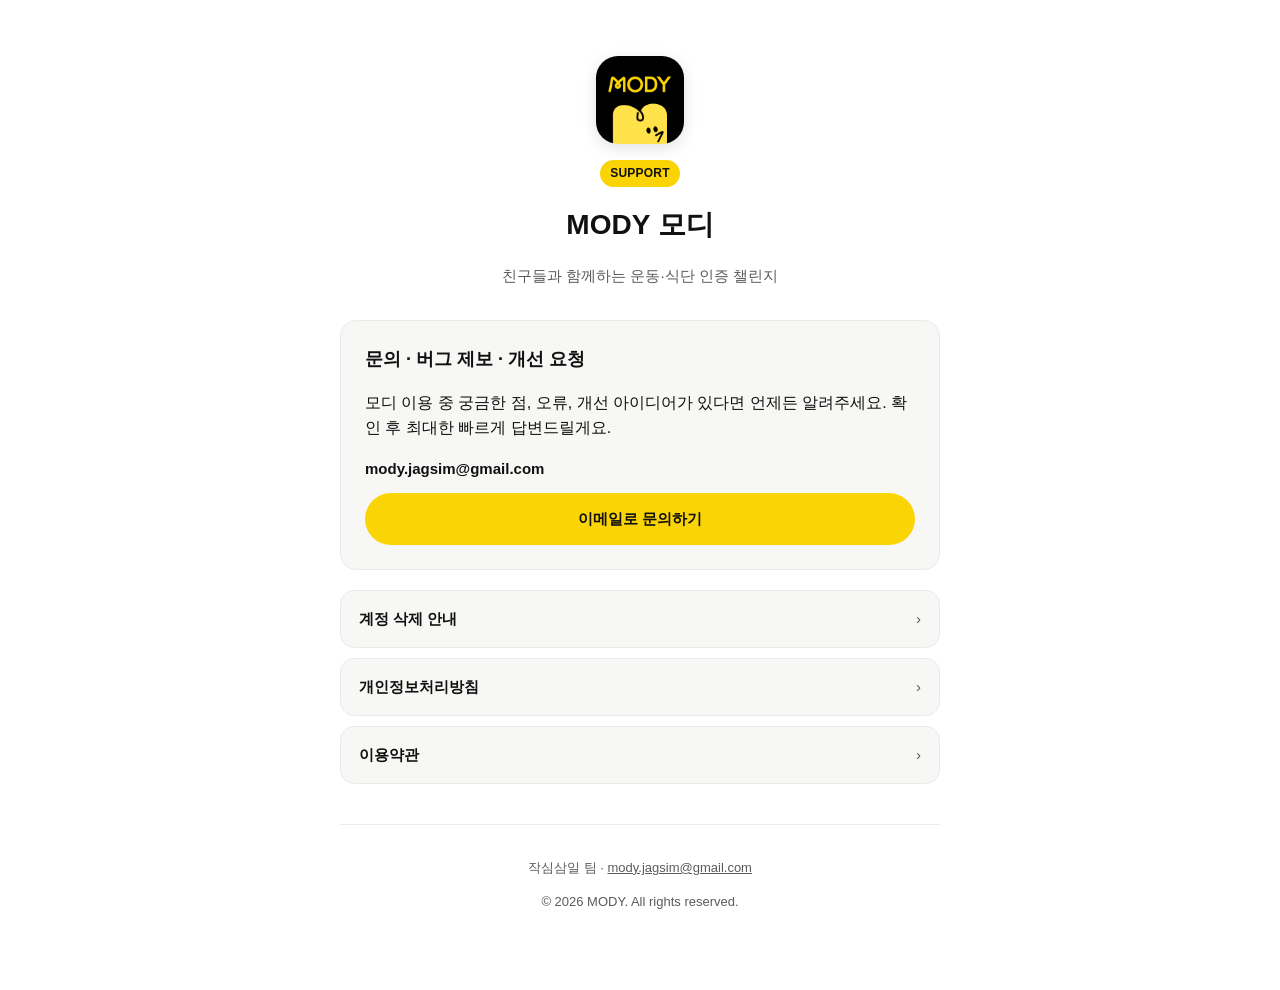
<file: index.html>
<!doctype html>
<html lang="ko">
  <head>
    <meta charset="UTF-8" />
    <meta name="viewport" content="width=device-width, initial-scale=1" />
    <title>MODY 모디 고객지원</title>
    <meta
      name="description"
      content="친구들과 함께하는 운동·식단 인증 챌린지 앱 MODY 모디의 고객지원 페이지입니다. 문의, 피드백, 계정 삭제, 개인정보처리방침을 확인하세요."
    />
    <link rel="icon" href="assets/app-icon.png" />
    <link rel="stylesheet" href="styles.css" />
  </head>
  <body>
    <main class="page">
      <header class="hero">
        <div class="app-icon">
          <img src="assets/app-icon.png" alt="모디 앱 아이콘" />
        </div>
        <span class="badge">SUPPORT</span>
        <h1>MODY 모디</h1>
        <p class="tagline">친구들과 함께하는 운동·식단 인증 챌린지</p>
      </header>

      <section class="card">
        <h2>문의 · 버그 제보 · 개선 요청</h2>
        <p>
          모디 이용 중 궁금한 점, 오류, 개선 아이디어가 있다면 언제든
          알려주세요. 확인 후 최대한 빠르게 답변드릴게요.
        </p>
        <p class="contact-email">mody.jagsim@gmail.com</p>
        <a class="button" href="mailto:mody.jagsim@gmail.com"
          >이메일로 문의하기</a
        >
      </section>

      <section>
        <ul class="link-list">
          <li>
            <a href="delete-account.html">
              계정 삭제 안내
              <span class="arrow">›</span>
            </a>
          </li>
          <li>
            <a href="privacy.html">
              개인정보처리방침
              <span class="arrow">›</span>
            </a>
          </li>
          <li>
            <a href="terms.html">
              이용약관
              <span class="arrow">›</span>
            </a>
          </li>
        </ul>
      </section>

      <footer>
        <p>
          작심삼일 팀 ·
          <a href="mailto:mody.jagsim@gmail.com">mody.jagsim@gmail.com</a>
        </p>
        <p>&copy; 2026 MODY. All rights reserved.</p>
      </footer>
    </main>
  </body>
</html>
</file>
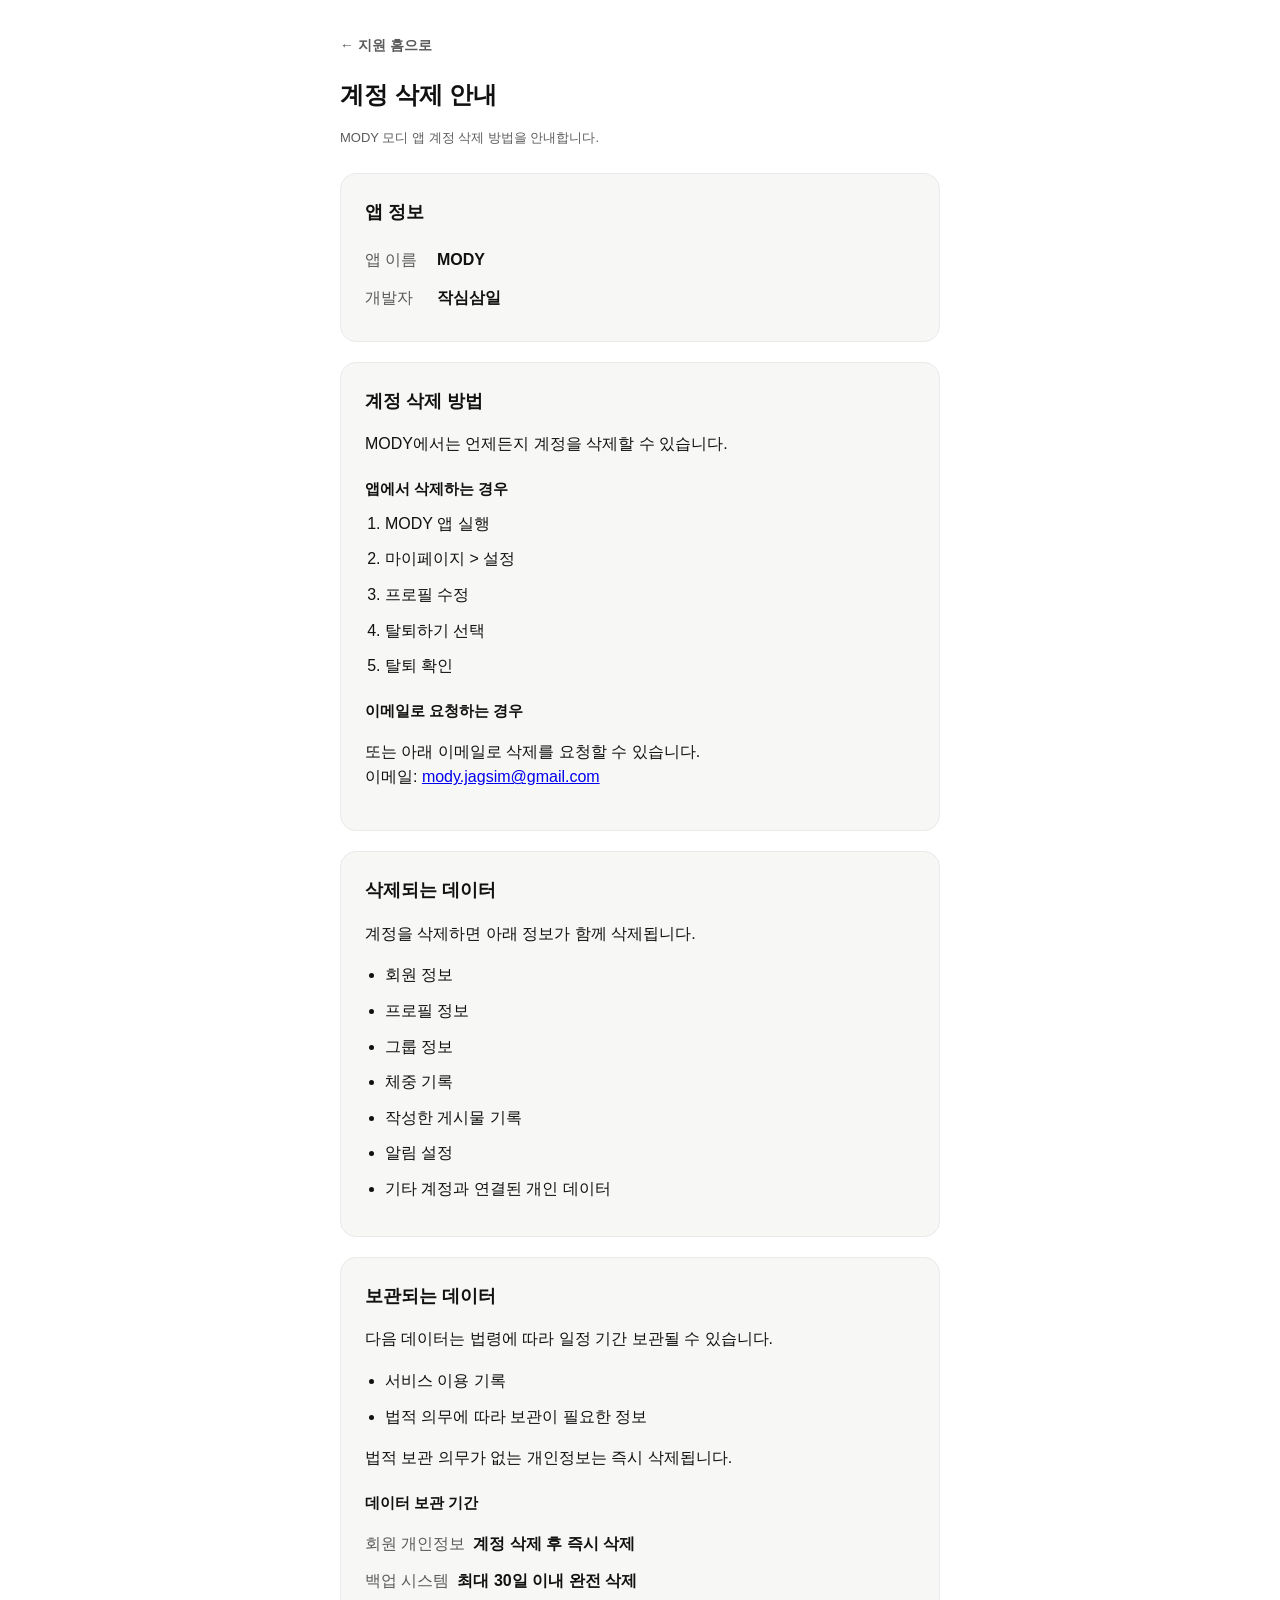
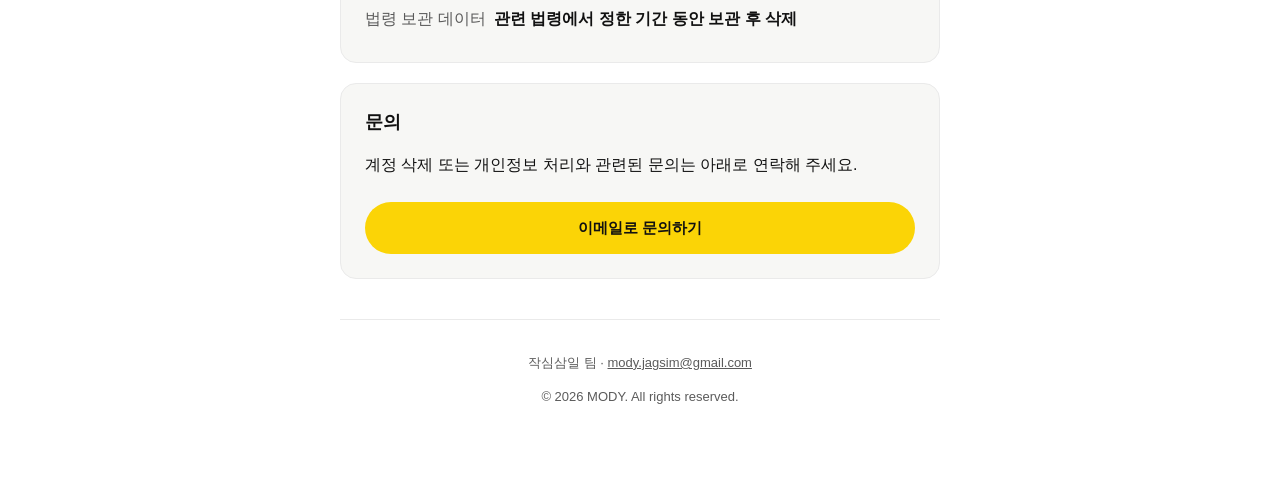
<file: delete-account.html>
<!doctype html>
<html lang="ko">
  <head>
    <meta charset="UTF-8" />
    <meta name="viewport" content="width=device-width, initial-scale=1" />
    <title>계정 삭제 안내 | MODY 모디</title>
    <meta name="description" content="MODY 모디 앱 계정 삭제 방법 안내" />
    <link rel="icon" href="assets/app-icon.png" />
    <link rel="stylesheet" href="styles.css" />
  </head>
  <body>
    <main class="page">
      <a class="back-link" href="index.html">&larr; 지원 홈으로</a>

      <div class="doc-header">
        <h1>계정 삭제 안내</h1>
        <p class="doc-meta">MODY 모디 앱 계정 삭제 방법을 안내합니다.</p>
      </div>

      <section class="card">
        <h2>앱 정보</h2>
        <ul class="info-list">
          <li>
            <dt>앱 이름</dt>
            <dd>MODY</dd>
          </li>
          <li>
            <dt>개발자</dt>
            <dd>작심삼일</dd>
          </li>
        </ul>
      </section>

      <section class="card">
        <h2>계정 삭제 방법</h2>
        <p>MODY에서는 언제든지 계정을 삭제할 수 있습니다.</p>

        <h3>앱에서 삭제하는 경우</h3>
        <ol class="notice-list">
          <li>MODY 앱 실행</li>
          <li>마이페이지 &gt; 설정</li>
          <li>프로필 수정</li>
          <li>탈퇴하기 선택</li>
          <li>탈퇴 확인</li>
        </ol>

        <h3>이메일로 요청하는 경우</h3>
        <p>
          또는 아래 이메일로 삭제를 요청할 수 있습니다.<br />
          이메일:
          <a href="mailto:mody.jagsim@gmail.com">mody.jagsim@gmail.com</a>
        </p>
      </section>

      <section class="card">
        <h2>삭제되는 데이터</h2>
        <p>계정을 삭제하면 아래 정보가 함께 삭제됩니다.</p>
        <ul class="notice-list">
          <li>회원 정보</li>
          <li>프로필 정보</li>
          <li>그룹 정보</li>
          <li>체중 기록</li>
          <li>작성한 게시물 기록</li>
          <li>알림 설정</li>
          <li>기타 계정과 연결된 개인 데이터</li>
        </ul>
      </section>

      <section class="card">
        <h2>보관되는 데이터</h2>
        <p>다음 데이터는 법령에 따라 일정 기간 보관될 수 있습니다.</p>
        <ul class="notice-list">
          <li>서비스 이용 기록</li>
          <li>법적 의무에 따라 보관이 필요한 정보</li>
        </ul>
        <p>법적 보관 의무가 없는 개인정보는 즉시 삭제됩니다.</p>

        <h3>데이터 보관 기간</h3>
        <ul class="info-list">
          <li>
            <dt>회원 개인정보</dt>
            <dd>계정 삭제 후 즉시 삭제</dd>
          </li>
          <li>
            <dt>백업 시스템</dt>
            <dd>최대 30일 이내 완전 삭제</dd>
          </li>
          <li>
            <dt>법령 보관 데이터</dt>
            <dd>관련 법령에서 정한 기간 동안 보관 후 삭제</dd>
          </li>
        </ul>
      </section>

      <section class="card">
        <h2>문의</h2>
        <p>
          계정 삭제 또는 개인정보 처리와 관련된 문의는 아래로 연락해 주세요.
        </p>
        <a class="button" href="mailto:mody.jagsim@gmail.com"
          >이메일로 문의하기</a
        >
      </section>

      <footer>
        <p>
          작심삼일 팀 ·
          <a href="mailto:mody.jagsim@gmail.com">mody.jagsim@gmail.com</a>
        </p>
        <p>&copy; 2026 MODY. All rights reserved.</p>
      </footer>
    </main>
  </body>
</html>
</file>
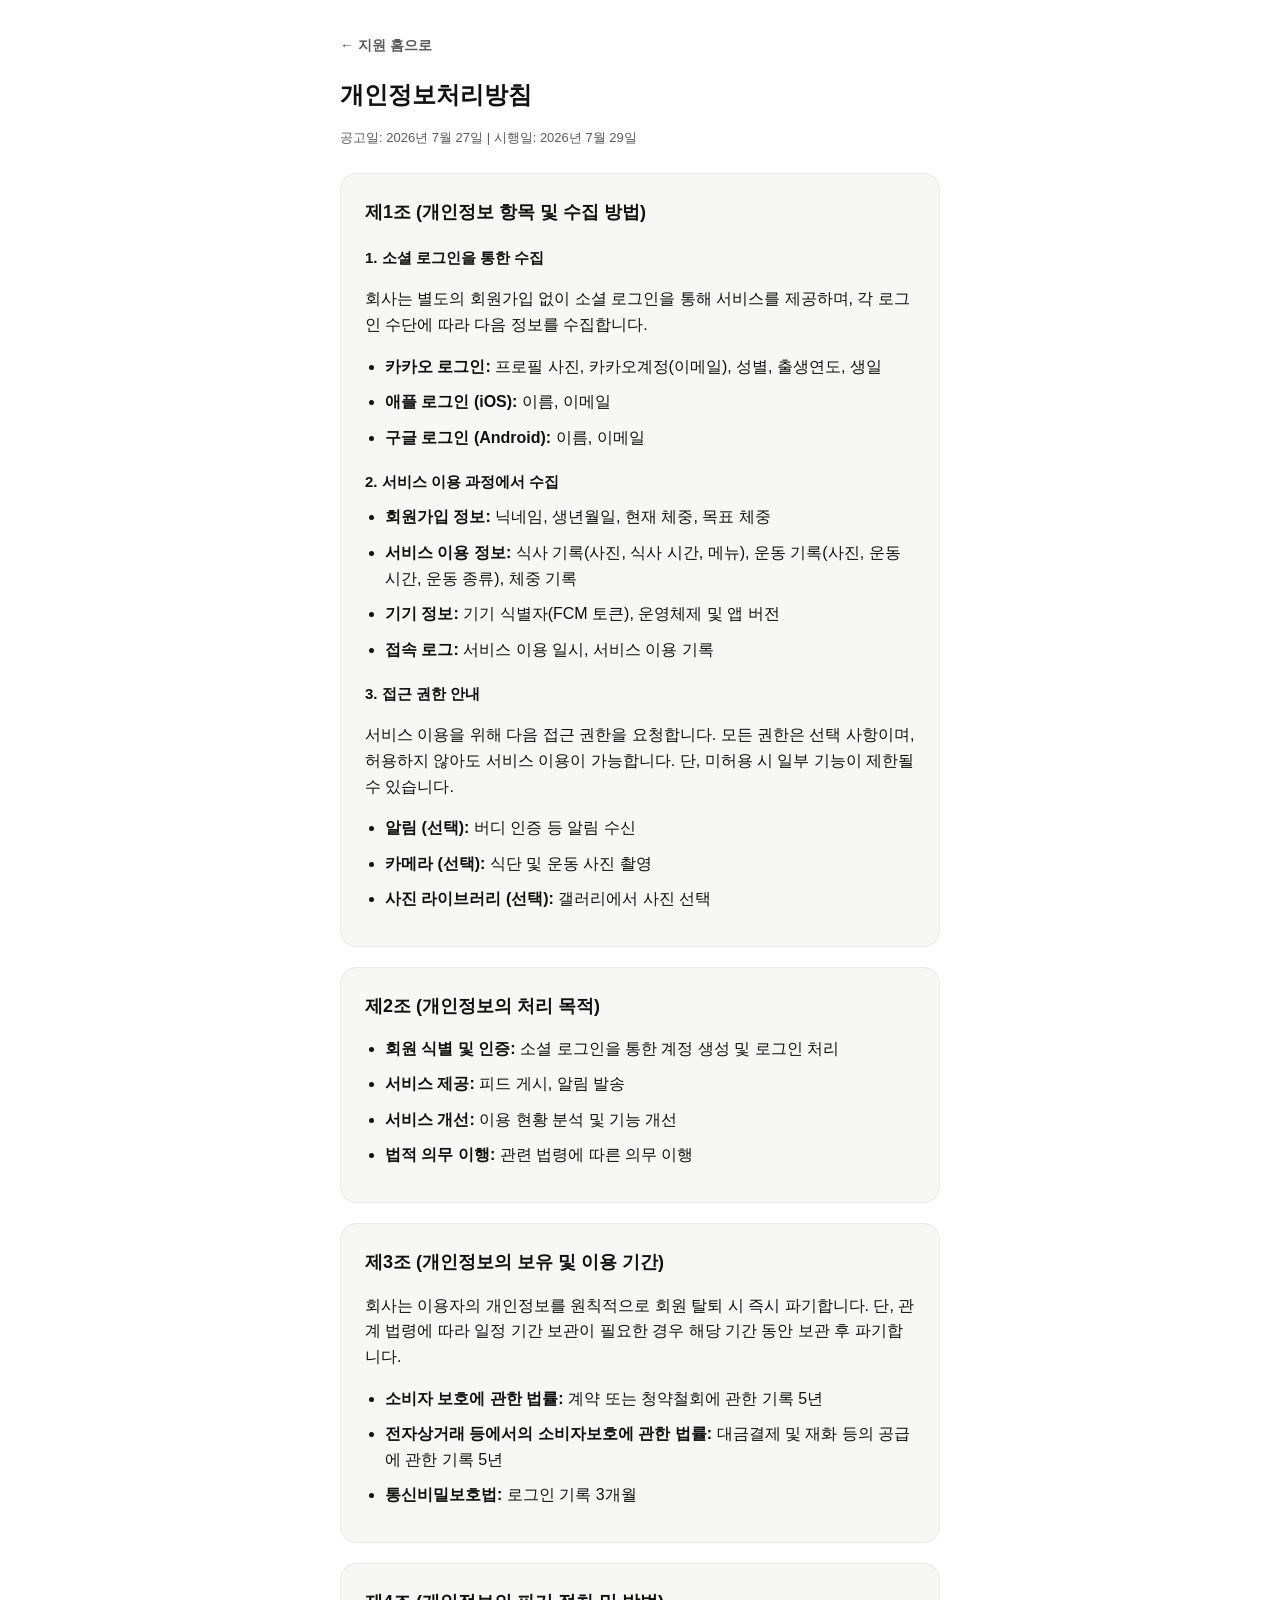
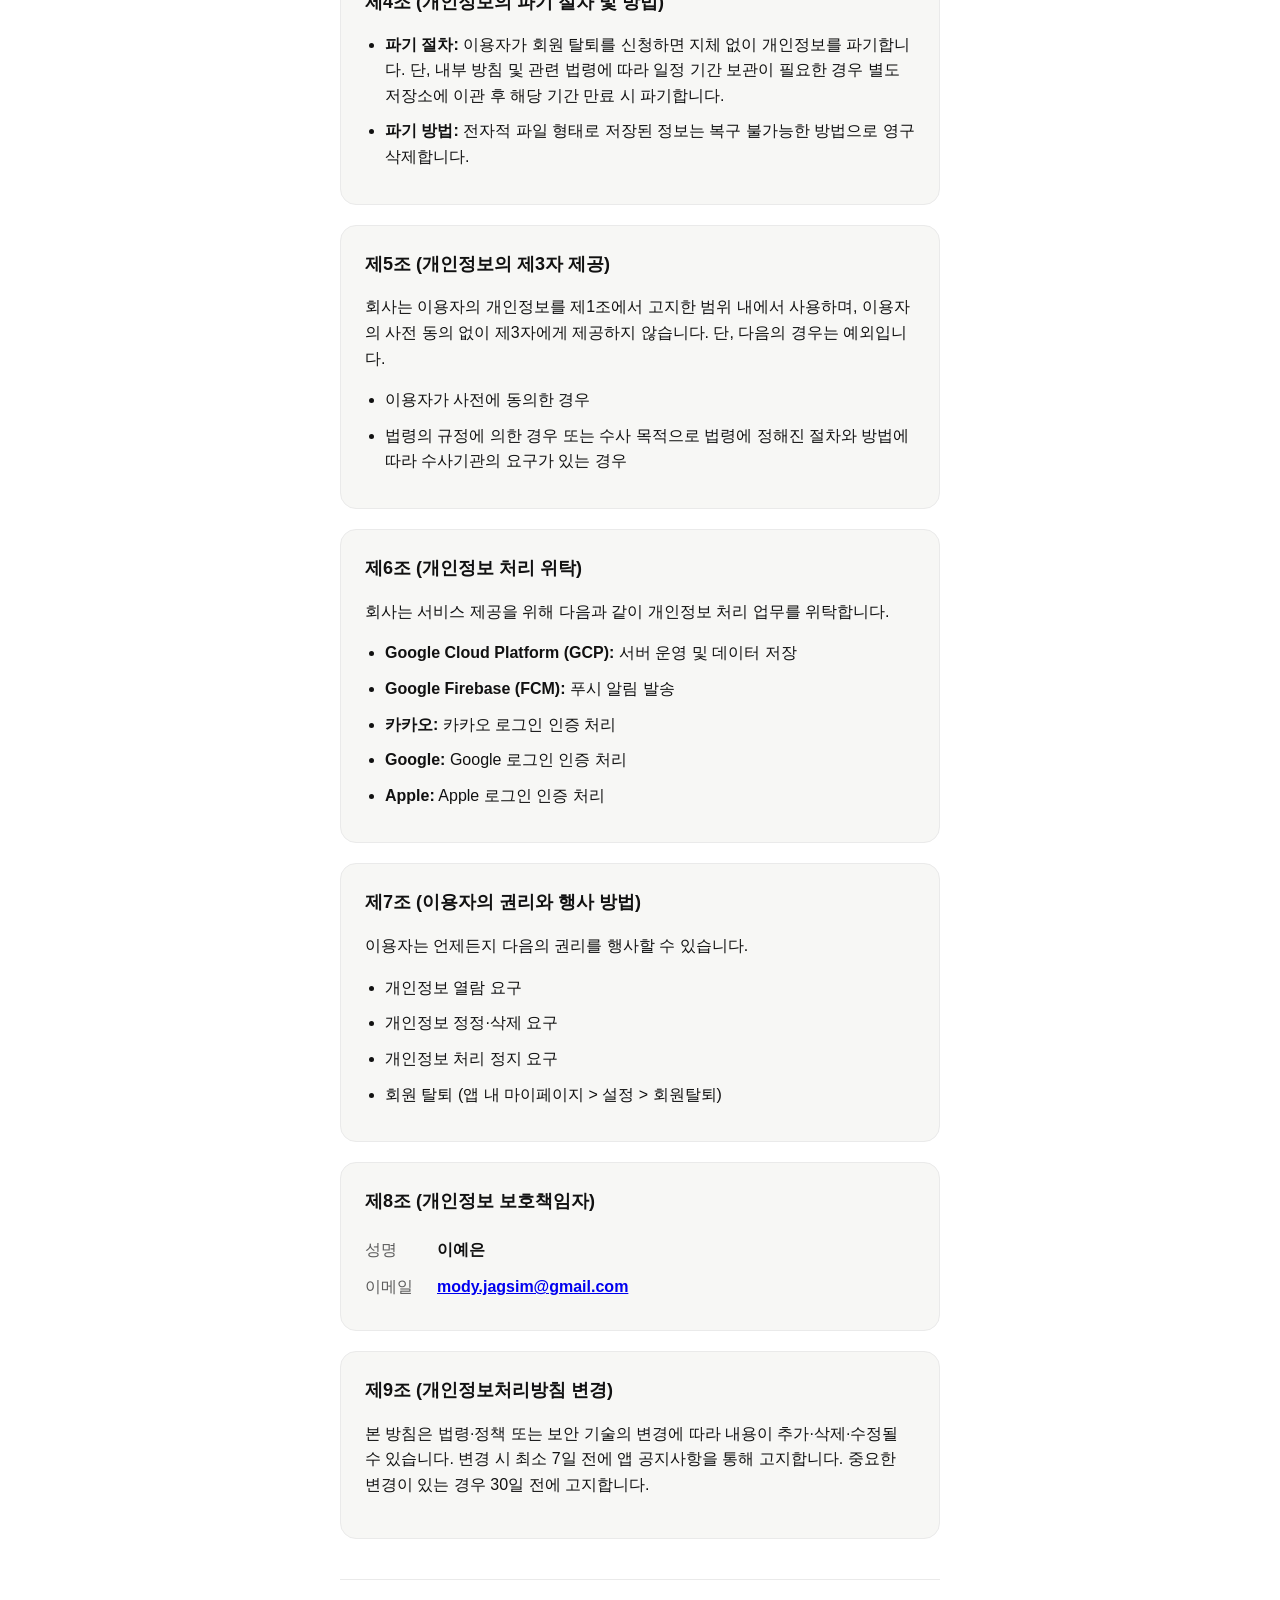
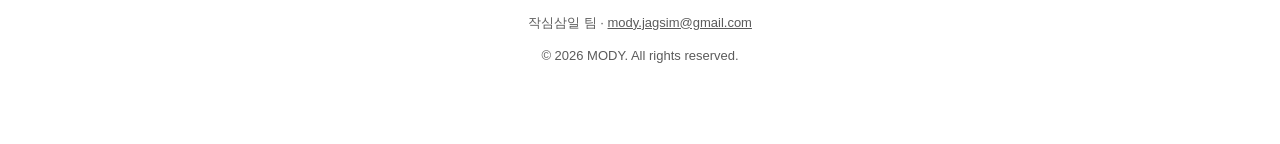
<file: privacy.html>
<!doctype html>
<html lang="ko">
  <head>
    <meta charset="UTF-8" />
    <meta name="viewport" content="width=device-width, initial-scale=1" />
    <title>개인정보처리방침 | MODY 모디</title>
    <meta name="description" content="MODY 모디 앱 개인정보처리방침" />
    <link rel="icon" href="assets/app-icon.png" />
    <link rel="stylesheet" href="styles.css" />
  </head>
  <body>
    <main class="page">
      <a class="back-link" href="index.html">&larr; 지원 홈으로</a>

      <div class="doc-header">
        <h1>개인정보처리방침</h1>
        <p class="doc-meta">
          공고일: 2026년 7월 27일 | 시행일: 2026년 7월 29일
        </p>
      </div>

      <section class="card">
        <h2>제1조 (개인정보 항목 및 수집 방법)</h2>

        <h3>1. 소셜 로그인을 통한 수집</h3>
        <p>
          회사는 별도의 회원가입 없이 소셜 로그인을 통해 서비스를 제공하며, 각
          로그인 수단에 따라 다음 정보를 수집합니다.
        </p>
        <ul class="notice-list">
          <li>
            <strong>카카오 로그인:</strong> 프로필 사진, 카카오계정(이메일),
            성별, 출생연도, 생일
          </li>
          <li><strong>애플 로그인 (iOS):</strong> 이름, 이메일</li>
          <li><strong>구글 로그인 (Android):</strong> 이름, 이메일</li>
        </ul>

        <h3>2. 서비스 이용 과정에서 수집</h3>
        <ul class="notice-list">
          <li>
            <strong>회원가입 정보:</strong> 닉네임, 생년월일, 현재 체중, 목표
            체중
          </li>
          <li>
            <strong>서비스 이용 정보:</strong> 식사 기록(사진, 식사 시간, 메뉴),
            운동 기록(사진, 운동 시간, 운동 종류), 체중 기록
          </li>
          <li>
            <strong>기기 정보:</strong> 기기 식별자(FCM 토큰), 운영체제 및 앱
            버전
          </li>
          <li>
            <strong>접속 로그:</strong> 서비스 이용 일시, 서비스 이용 기록
          </li>
        </ul>

        <h3>3. 접근 권한 안내</h3>
        <p>
          서비스 이용을 위해 다음 접근 권한을 요청합니다. 모든 권한은 선택
          사항이며, 허용하지 않아도 서비스 이용이 가능합니다. 단, 미허용 시 일부
          기능이 제한될 수 있습니다.
        </p>
        <ul class="notice-list">
          <li><strong>알림 (선택):</strong> 버디 인증 등 알림 수신</li>
          <li><strong>카메라 (선택):</strong> 식단 및 운동 사진 촬영</li>
          <li><strong>사진 라이브러리 (선택):</strong> 갤러리에서 사진 선택</li>
        </ul>
      </section>

      <section class="card">
        <h2>제2조 (개인정보의 처리 목적)</h2>
        <ul class="notice-list">
          <li>
            <strong>회원 식별 및 인증:</strong> 소셜 로그인을 통한 계정 생성 및
            로그인 처리
          </li>
          <li><strong>서비스 제공:</strong> 피드 게시, 알림 발송</li>
          <li><strong>서비스 개선:</strong> 이용 현황 분석 및 기능 개선</li>
          <li><strong>법적 의무 이행:</strong> 관련 법령에 따른 의무 이행</li>
        </ul>
      </section>

      <section class="card">
        <h2>제3조 (개인정보의 보유 및 이용 기간)</h2>
        <p>
          회사는 이용자의 개인정보를 원칙적으로 회원 탈퇴 시 즉시 파기합니다.
          단, 관계 법령에 따라 일정 기간 보관이 필요한 경우 해당 기간 동안 보관
          후 파기합니다.
        </p>
        <ul class="notice-list">
          <li>
            <strong>소비자 보호에 관한 법률:</strong> 계약 또는 청약철회에 관한
            기록 5년
          </li>
          <li>
            <strong>전자상거래 등에서의 소비자보호에 관한 법률:</strong>
            대금결제 및 재화 등의 공급에 관한 기록 5년
          </li>
          <li><strong>통신비밀보호법:</strong> 로그인 기록 3개월</li>
        </ul>
      </section>

      <section class="card">
        <h2>제4조 (개인정보의 파기 절차 및 방법)</h2>
        <ul class="notice-list">
          <li>
            <strong>파기 절차:</strong> 이용자가 회원 탈퇴를 신청하면 지체 없이
            개인정보를 파기합니다. 단, 내부 방침 및 관련 법령에 따라 일정 기간
            보관이 필요한 경우 별도 저장소에 이관 후 해당 기간 만료 시
            파기합니다.
          </li>
          <li>
            <strong>파기 방법:</strong> 전자적 파일 형태로 저장된 정보는 복구
            불가능한 방법으로 영구 삭제합니다.
          </li>
        </ul>
      </section>

      <section class="card">
        <h2>제5조 (개인정보의 제3자 제공)</h2>
        <p>
          회사는 이용자의 개인정보를 제1조에서 고지한 범위 내에서 사용하며,
          이용자의 사전 동의 없이 제3자에게 제공하지 않습니다. 단, 다음의 경우는
          예외입니다.
        </p>
        <ul class="notice-list">
          <li>이용자가 사전에 동의한 경우</li>
          <li>
            법령의 규정에 의한 경우 또는 수사 목적으로 법령에 정해진 절차와
            방법에 따라 수사기관의 요구가 있는 경우
          </li>
        </ul>
      </section>

      <section class="card">
        <h2>제6조 (개인정보 처리 위탁)</h2>
        <p>
          회사는 서비스 제공을 위해 다음과 같이 개인정보 처리 업무를 위탁합니다.
        </p>
        <ul class="notice-list">
          <li>
            <strong>Google Cloud Platform (GCP):</strong> 서버 운영 및 데이터
            저장
          </li>
          <li><strong>Google Firebase (FCM):</strong> 푸시 알림 발송</li>
          <li><strong>카카오:</strong> 카카오 로그인 인증 처리</li>
          <li><strong>Google:</strong> Google 로그인 인증 처리</li>
          <li><strong>Apple:</strong> Apple 로그인 인증 처리</li>
        </ul>
      </section>

      <section class="card">
        <h2>제7조 (이용자의 권리와 행사 방법)</h2>
        <p>이용자는 언제든지 다음의 권리를 행사할 수 있습니다.</p>
        <ul class="notice-list">
          <li>개인정보 열람 요구</li>
          <li>개인정보 정정·삭제 요구</li>
          <li>개인정보 처리 정지 요구</li>
          <li>회원 탈퇴 (앱 내 마이페이지 &gt; 설정 &gt; 회원탈퇴)</li>
        </ul>
      </section>

      <section class="card">
        <h2>제8조 (개인정보 보호책임자)</h2>
        <ul class="info-list">
          <li>
            <dt>성명</dt>
            <dd>이예은</dd>
          </li>
          <li>
            <dt>이메일</dt>
            <dd>
              <a href="mailto:mody.jagsim@gmail.com">mody.jagsim@gmail.com</a>
            </dd>
          </li>
        </ul>
      </section>

      <section class="card">
        <h2>제9조 (개인정보처리방침 변경)</h2>
        <p>
          본 방침은 법령·정책 또는 보안 기술의 변경에 따라 내용이
          추가·삭제·수정될 수 있습니다. 변경 시 최소 7일 전에 앱 공지사항을 통해
          고지합니다. 중요한 변경이 있는 경우 30일 전에 고지합니다.
        </p>
      </section>

      <footer>
        <p>
          작심삼일 팀 ·
          <a href="mailto:mody.jagsim@gmail.com">mody.jagsim@gmail.com</a>
        </p>
        <p>&copy; 2026 MODY. All rights reserved.</p>
      </footer>
    </main>
  </body>
</html>
</file>
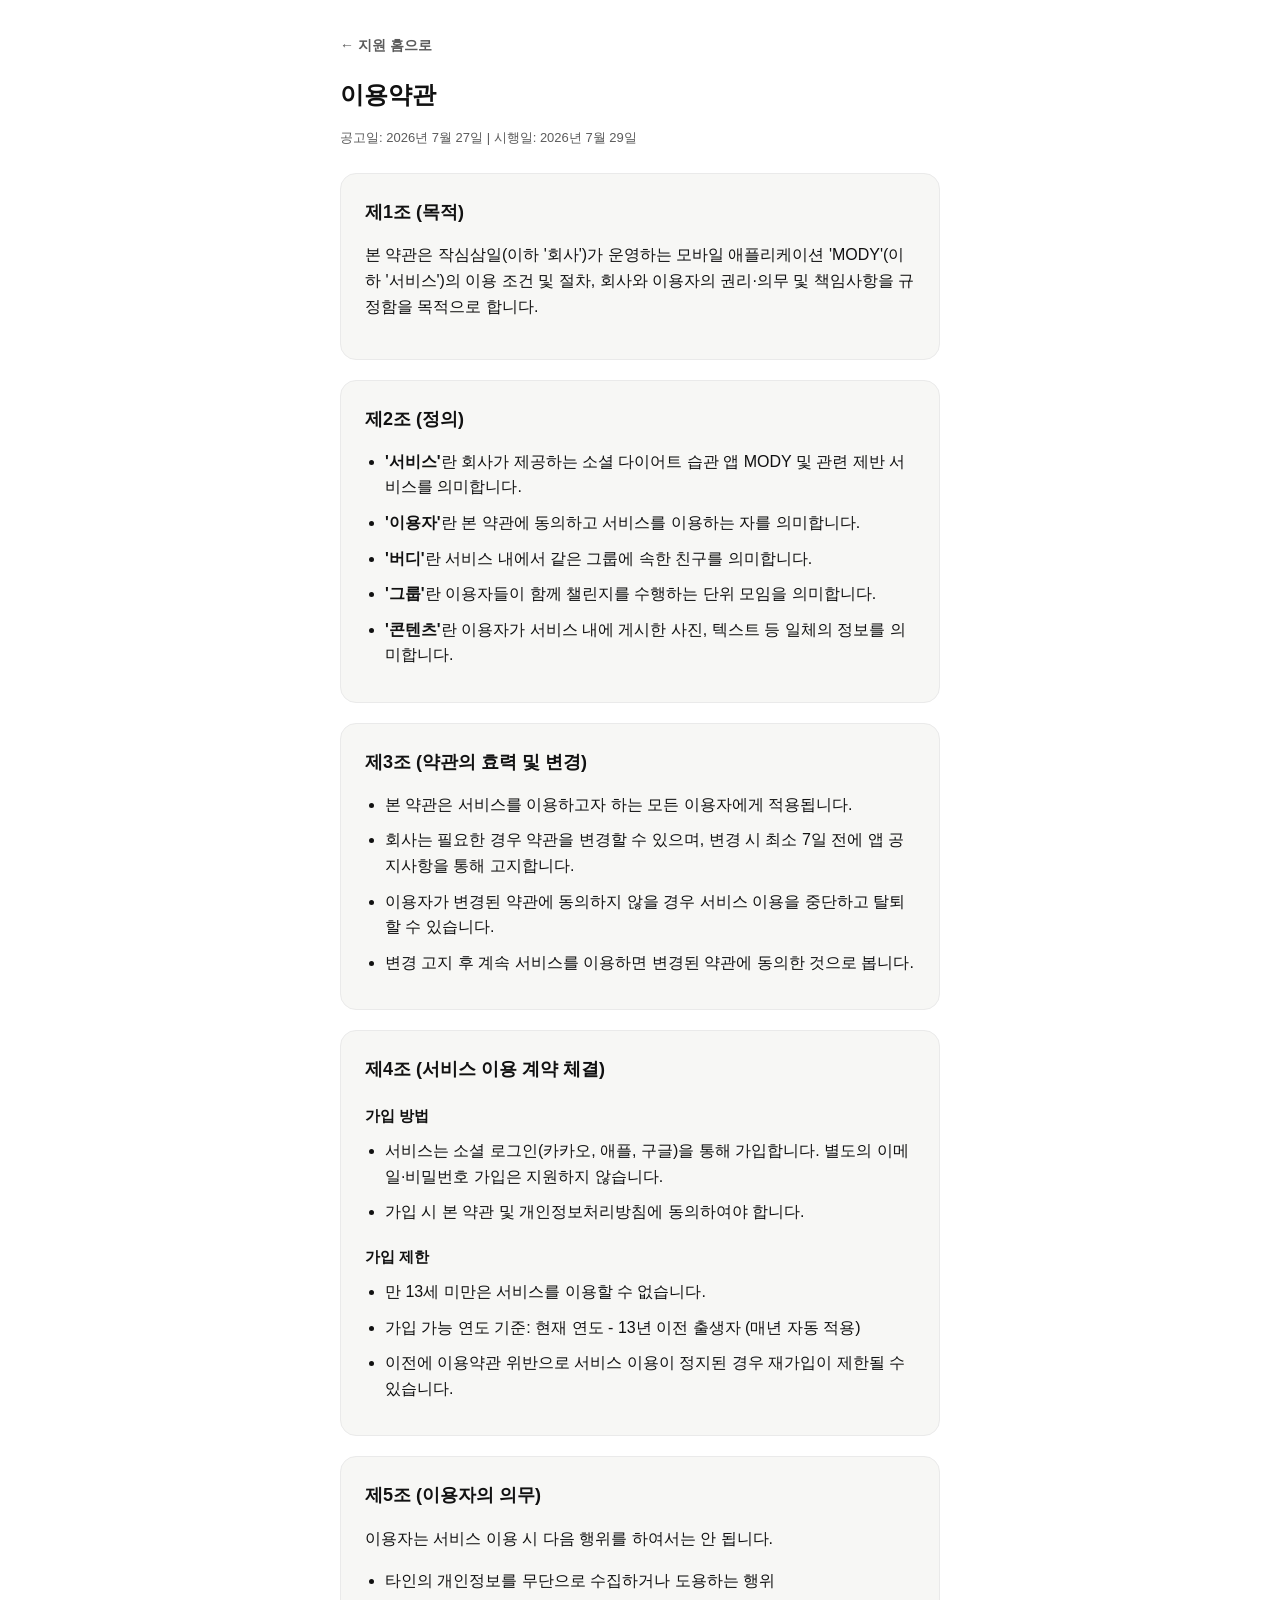
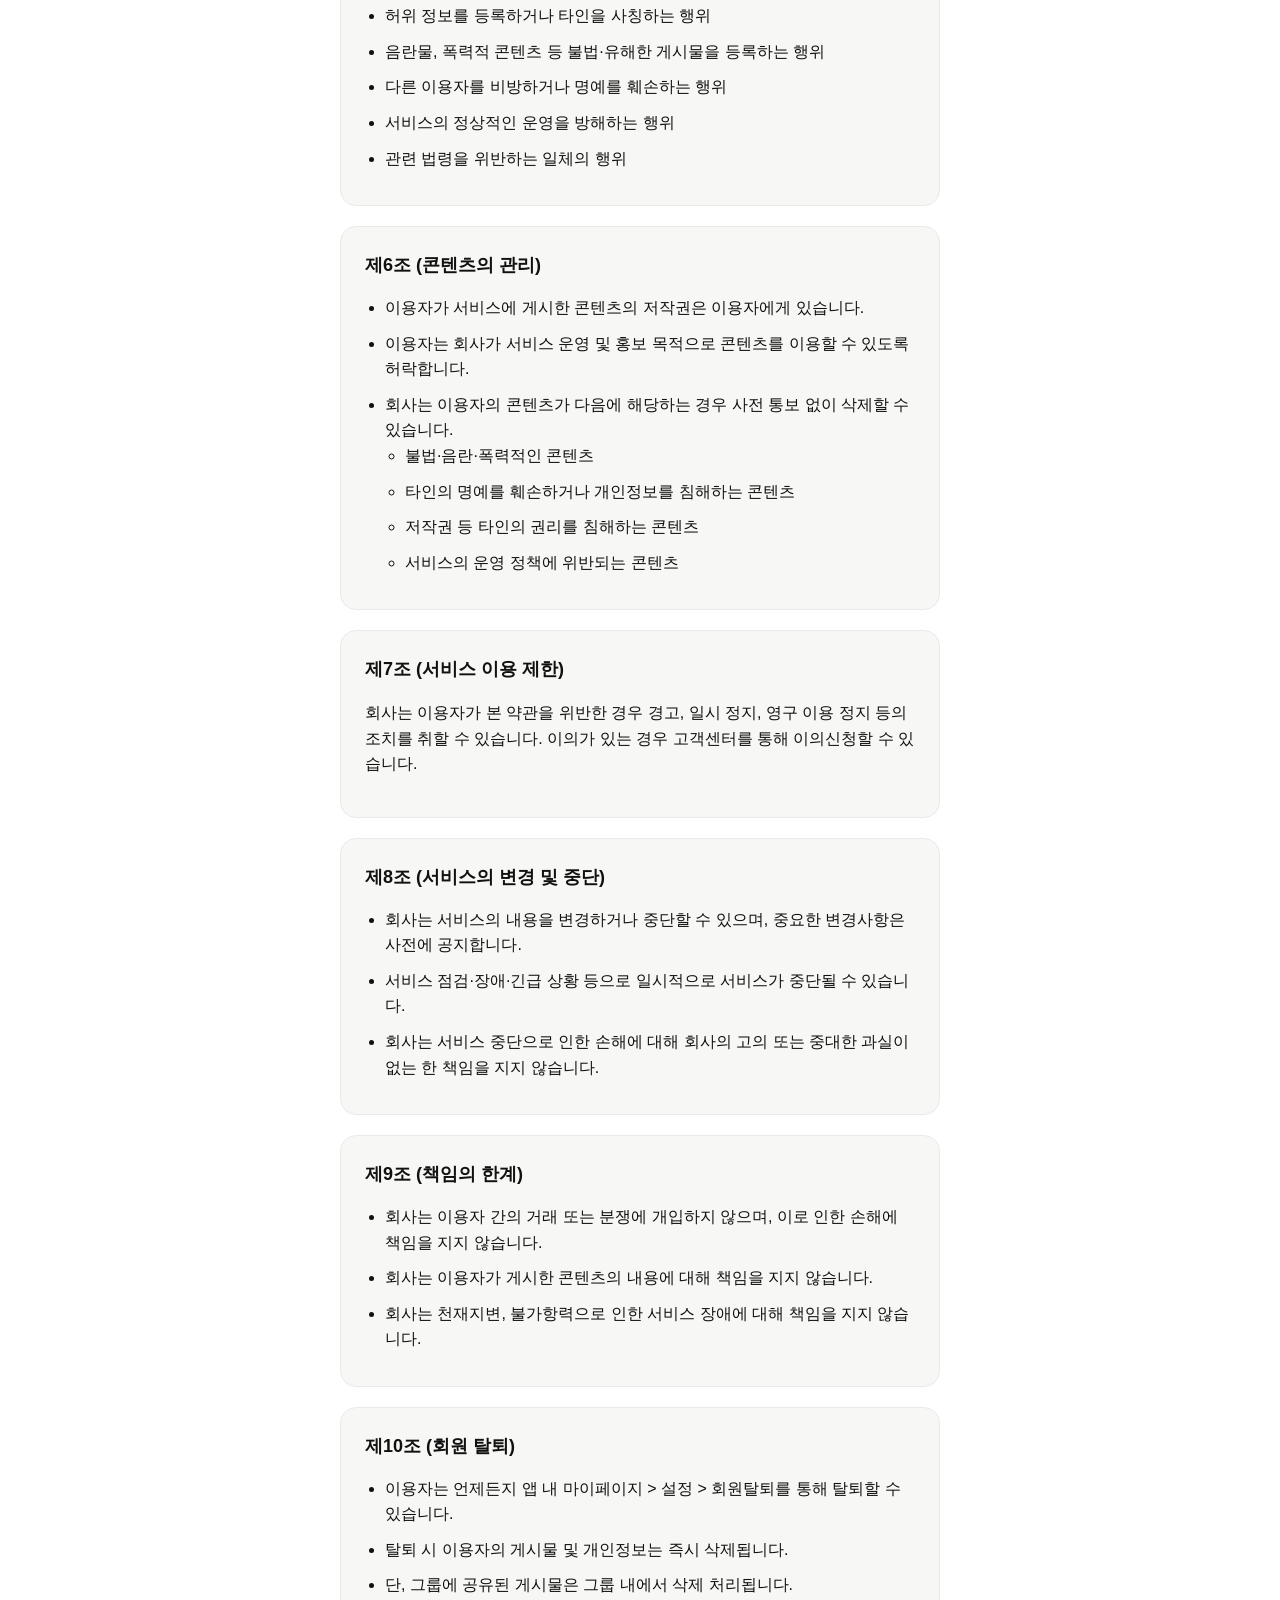
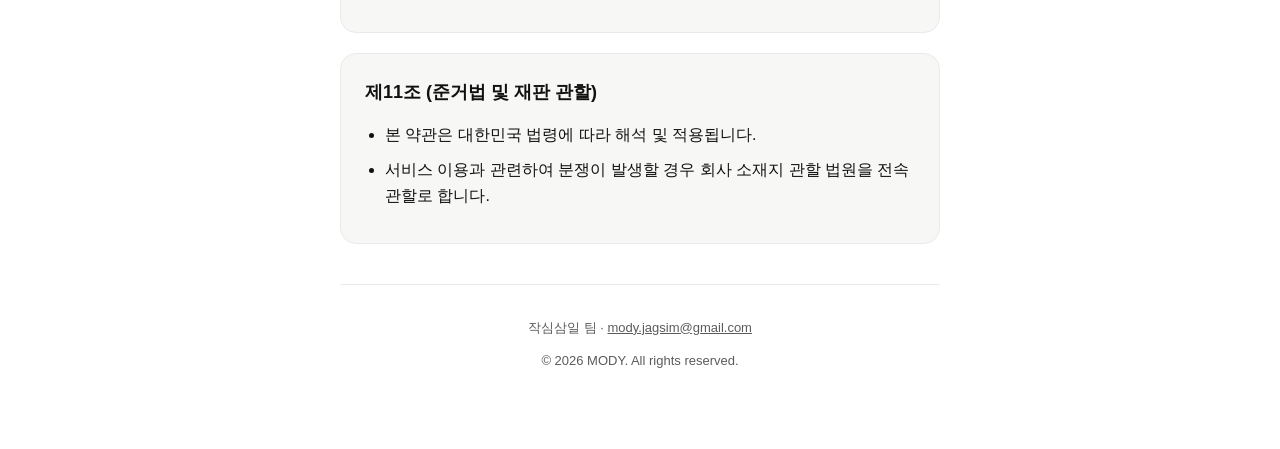
<file: terms.html>
<!doctype html>
<html lang="ko">
  <head>
    <meta charset="UTF-8" />
    <meta name="viewport" content="width=device-width, initial-scale=1" />
    <title>이용약관 | MODY 모디</title>
    <meta name="description" content="MODY 모디 앱 이용약관" />
    <link rel="icon" href="assets/app-icon.png" />
    <link rel="stylesheet" href="styles.css" />
  </head>
  <body>
    <main class="page">
      <a class="back-link" href="index.html">&larr; 지원 홈으로</a>

      <div class="doc-header">
        <h1>이용약관</h1>
        <p class="doc-meta">
          공고일: 2026년 7월 27일 | 시행일: 2026년 7월 29일
        </p>
      </div>

      <section class="card">
        <h2>제1조 (목적)</h2>
        <p>
          본 약관은 작심삼일(이하 '회사')가 운영하는 모바일 애플리케이션
          'MODY'(이하 '서비스')의 이용 조건 및 절차, 회사와 이용자의 권리·의무
          및 책임사항을 규정함을 목적으로 합니다.
        </p>
      </section>

      <section class="card">
        <h2>제2조 (정의)</h2>
        <ul class="notice-list">
          <li>
            <strong>'서비스'</strong>란 회사가 제공하는 소셜 다이어트 습관 앱
            MODY 및 관련 제반 서비스를 의미합니다.
          </li>
          <li>
            <strong>'이용자'</strong>란 본 약관에 동의하고 서비스를 이용하는
            자를 의미합니다.
          </li>
          <li>
            <strong>'버디'</strong>란 서비스 내에서 같은 그룹에 속한 친구를
            의미합니다.
          </li>
          <li>
            <strong>'그룹'</strong>란 이용자들이 함께 챌린지를 수행하는 단위
            모임을 의미합니다.
          </li>
          <li>
            <strong>'콘텐츠'</strong>란 이용자가 서비스 내에 게시한 사진, 텍스트
            등 일체의 정보를 의미합니다.
          </li>
        </ul>
      </section>

      <section class="card">
        <h2>제3조 (약관의 효력 및 변경)</h2>
        <ul class="notice-list">
          <li>
            본 약관은 서비스를 이용하고자 하는 모든 이용자에게 적용됩니다.
          </li>
          <li>
            회사는 필요한 경우 약관을 변경할 수 있으며, 변경 시 최소 7일 전에 앱
            공지사항을 통해 고지합니다.
          </li>
          <li>
            이용자가 변경된 약관에 동의하지 않을 경우 서비스 이용을 중단하고
            탈퇴할 수 있습니다.
          </li>
          <li>
            변경 고지 후 계속 서비스를 이용하면 변경된 약관에 동의한 것으로
            봅니다.
          </li>
        </ul>
      </section>

      <section class="card">
        <h2>제4조 (서비스 이용 계약 체결)</h2>
        <h3>가입 방법</h3>
        <ul class="notice-list">
          <li>
            서비스는 소셜 로그인(카카오, 애플, 구글)을 통해 가입합니다. 별도의
            이메일·비밀번호 가입은 지원하지 않습니다.
          </li>
          <li>가입 시 본 약관 및 개인정보처리방침에 동의하여야 합니다.</li>
        </ul>
        <h3>가입 제한</h3>
        <ul class="notice-list">
          <li>만 13세 미만은 서비스를 이용할 수 없습니다.</li>
          <li>
            가입 가능 연도 기준: 현재 연도 - 13년 이전 출생자 (매년 자동 적용)
          </li>
          <li>
            이전에 이용약관 위반으로 서비스 이용이 정지된 경우 재가입이 제한될
            수 있습니다.
          </li>
        </ul>
      </section>

      <section class="card">
        <h2>제5조 (이용자의 의무)</h2>
        <p>이용자는 서비스 이용 시 다음 행위를 하여서는 안 됩니다.</p>
        <ul class="notice-list">
          <li>타인의 개인정보를 무단으로 수집하거나 도용하는 행위</li>
          <li>허위 정보를 등록하거나 타인을 사칭하는 행위</li>
          <li>음란물, 폭력적 콘텐츠 등 불법·유해한 게시물을 등록하는 행위</li>
          <li>다른 이용자를 비방하거나 명예를 훼손하는 행위</li>
          <li>서비스의 정상적인 운영을 방해하는 행위</li>
          <li>관련 법령을 위반하는 일체의 행위</li>
        </ul>
      </section>

      <section class="card">
        <h2>제6조 (콘텐츠의 관리)</h2>
        <ul class="notice-list">
          <li>
            이용자가 서비스에 게시한 콘텐츠의 저작권은 이용자에게 있습니다.
          </li>
          <li>
            이용자는 회사가 서비스 운영 및 홍보 목적으로 콘텐츠를 이용할 수
            있도록 허락합니다.
          </li>
          <li>
            회사는 이용자의 콘텐츠가 다음에 해당하는 경우 사전 통보 없이 삭제할
            수 있습니다.
            <ul class="notice-list">
              <li>불법·음란·폭력적인 콘텐츠</li>
              <li>타인의 명예를 훼손하거나 개인정보를 침해하는 콘텐츠</li>
              <li>저작권 등 타인의 권리를 침해하는 콘텐츠</li>
              <li>서비스의 운영 정책에 위반되는 콘텐츠</li>
            </ul>
          </li>
        </ul>
      </section>

      <section class="card">
        <h2>제7조 (서비스 이용 제한)</h2>
        <p>
          회사는 이용자가 본 약관을 위반한 경우 경고, 일시 정지, 영구 이용 정지
          등의 조치를 취할 수 있습니다. 이의가 있는 경우 고객센터를 통해
          이의신청할 수 있습니다.
        </p>
      </section>

      <section class="card">
        <h2>제8조 (서비스의 변경 및 중단)</h2>
        <ul class="notice-list">
          <li>
            회사는 서비스의 내용을 변경하거나 중단할 수 있으며, 중요한
            변경사항은 사전에 공지합니다.
          </li>
          <li>
            서비스 점검·장애·긴급 상황 등으로 일시적으로 서비스가 중단될 수
            있습니다.
          </li>
          <li>
            회사는 서비스 중단으로 인한 손해에 대해 회사의 고의 또는 중대한
            과실이 없는 한 책임을 지지 않습니다.
          </li>
        </ul>
      </section>

      <section class="card">
        <h2>제9조 (책임의 한계)</h2>
        <ul class="notice-list">
          <li>
            회사는 이용자 간의 거래 또는 분쟁에 개입하지 않으며, 이로 인한
            손해에 책임을 지지 않습니다.
          </li>
          <li>
            회사는 이용자가 게시한 콘텐츠의 내용에 대해 책임을 지지 않습니다.
          </li>
          <li>
            회사는 천재지변, 불가항력으로 인한 서비스 장애에 대해 책임을 지지
            않습니다.
          </li>
        </ul>
      </section>

      <section class="card">
        <h2>제10조 (회원 탈퇴)</h2>
        <ul class="notice-list">
          <li>
            이용자는 언제든지 앱 내 마이페이지 &gt; 설정 &gt; 회원탈퇴를 통해
            탈퇴할 수 있습니다.
          </li>
          <li>탈퇴 시 이용자의 게시물 및 개인정보는 즉시 삭제됩니다.</li>
          <li>단, 그룹에 공유된 게시물은 그룹 내에서 삭제 처리됩니다.</li>
        </ul>
      </section>

      <section class="card">
        <h2>제11조 (준거법 및 재판 관할)</h2>
        <ul class="notice-list">
          <li>본 약관은 대한민국 법령에 따라 해석 및 적용됩니다.</li>
          <li>
            서비스 이용과 관련하여 분쟁이 발생할 경우 회사 소재지 관할 법원을
            전속 관할로 합니다.
          </li>
        </ul>
      </section>

      <footer>
        <p>
          작심삼일 팀 ·
          <a href="mailto:mody.jagsim@gmail.com">mody.jagsim@gmail.com</a>
        </p>
        <p>&copy; 2026 MODY. All rights reserved.</p>
      </footer>
    </main>
  </body>
</html>
</file>
<file: styles.css>
:root {
  --color-primary: #fbd406;
  --color-secondary: #111111;
  --color-bg: #ffffff;
  --color-surface: #f7f7f5;
  --color-text: #111111;
  --color-text-muted: #5b5b5b;
  --color-border: #eaeaea;
  --radius: 16px;
  --max-width: 640px;
}

@media (prefers-color-scheme: dark) {
  :root {
    --color-bg: #111111;
    --color-surface: #1a1a1a;
    --color-text: #f5f5f5;
    --color-text-muted: #b3b3b3;
    --color-border: #2a2a2a;
  }
}

* {
  box-sizing: border-box;
}

html,
body {
  margin: 0;
  padding: 0;
}

body {
  font-family:
    -apple-system, BlinkMacSystemFont, "Segoe UI", "Apple SD Gothic Neo",
    "Noto Sans KR", Roboto, sans-serif;
  background: var(--color-bg);
  color: var(--color-text);
  line-height: 1.6;
  -webkit-font-smoothing: antialiased;
}

.page {
  max-width: var(--max-width);
  margin: 0 auto;
  padding: 32px 20px 64px;
}

header.hero {
  display: flex;
  flex-direction: column;
  align-items: center;
  text-align: center;
  gap: 16px;
  padding: 24px 0 32px;
}

.app-icon {
  width: 88px;
  height: 88px;
  border-radius: 22px;
  overflow: hidden;
  box-shadow: 0 4px 16px rgba(0, 0, 0, 0.12);
}

.app-icon img,
.app-icon svg {
  display: block;
  width: 100%;
  height: 100%;
}

.hero h1 {
  margin: 0;
  font-size: 28px;
  font-weight: 800;
}

.hero p.tagline {
  margin: 0;
  color: var(--color-text-muted);
  font-size: 15px;
}

.badge {
  display: inline-block;
  background: var(--color-primary);
  color: var(--color-secondary);
  font-weight: 700;
  font-size: 12px;
  padding: 4px 10px;
  border-radius: 999px;
  letter-spacing: 0.02em;
}

.card {
  background: var(--color-surface);
  border: 1px solid var(--color-border);
  border-radius: var(--radius);
  padding: 24px;
  margin-bottom: 20px;
}

.card h2 {
  margin-top: 0;
  font-size: 18px;
}

.contact-email {
  font-weight: 700;
  font-size: 15px;
  margin: 0 0 4px;
}

.button {
  display: inline-flex;
  align-items: center;
  justify-content: center;
  gap: 8px;
  background: var(--color-primary);
  color: var(--color-secondary);
  font-weight: 700;
  font-size: 15px;
  padding: 14px 22px;
  border-radius: 999px;
  text-decoration: none;
  white-space: nowrap;
  width: 100%;
  margin-top: 8px;
}

.button:active {
  opacity: 0.85;
}

.link-list {
  list-style: none;
  padding: 0;
  margin: 0;
  display: flex;
  flex-direction: column;
  gap: 10px;
}

.link-list a {
  display: flex;
  justify-content: space-between;
  align-items: center;
  padding: 16px 18px;
  background: var(--color-surface);
  border: 1px solid var(--color-border);
  border-radius: 14px;
  color: var(--color-text);
  text-decoration: none;
  font-weight: 600;
  font-size: 15px;
}

.link-list a .arrow {
  color: var(--color-text-muted);
  font-weight: 400;
}

footer {
  margin-top: 40px;
  padding-top: 20px;
  border-top: 1px solid var(--color-border);
  color: var(--color-text-muted);
  font-size: 13px;
  text-align: center;
}

footer a {
  color: var(--color-text-muted);
}

.back-link {
  display: inline-flex;
  align-items: center;
  gap: 4px;
  color: var(--color-text-muted);
  text-decoration: none;
  font-size: 14px;
  font-weight: 600;
  margin-bottom: 20px;
}

.doc-header {
  margin-bottom: 24px;
}

.doc-header h1 {
  margin: 0 0 8px;
  font-size: 24px;
}

.doc-meta {
  color: var(--color-text-muted);
  font-size: 13px;
}

.notice-list {
  padding-left: 20px;
  margin: 0;
}

.notice-list li {
  margin-bottom: 10px;
}

.card h3 {
  font-size: 15px;
  margin: 20px 0 10px;
}

.card h3:first-child {
  margin-top: 0;
}

.info-list {
  list-style: none;
  padding: 0;
  margin: 0;
}

.info-list li {
  display: flex;
  gap: 8px;
  padding: 6px 0;
}

.info-list dt {
  color: var(--color-text-muted);
  min-width: 64px;
}

.info-list dd {
  margin: 0;
  font-weight: 600;
}

.card p strong {
  color: var(--color-text);
}

.placeholder {
  border: 2px dashed var(--color-border);
  border-radius: 12px;
  padding: 20px;
  color: var(--color-text-muted);
  font-size: 14px;
  text-align: center;
}

.todo-note {
  background: rgba(251, 212, 6, 0.15);
  border: 1px solid var(--color-primary);
  border-radius: 12px;
  padding: 14px 16px;
  font-size: 13px;
  color: var(--color-text);
  margin-top: 16px;
}
</file>
